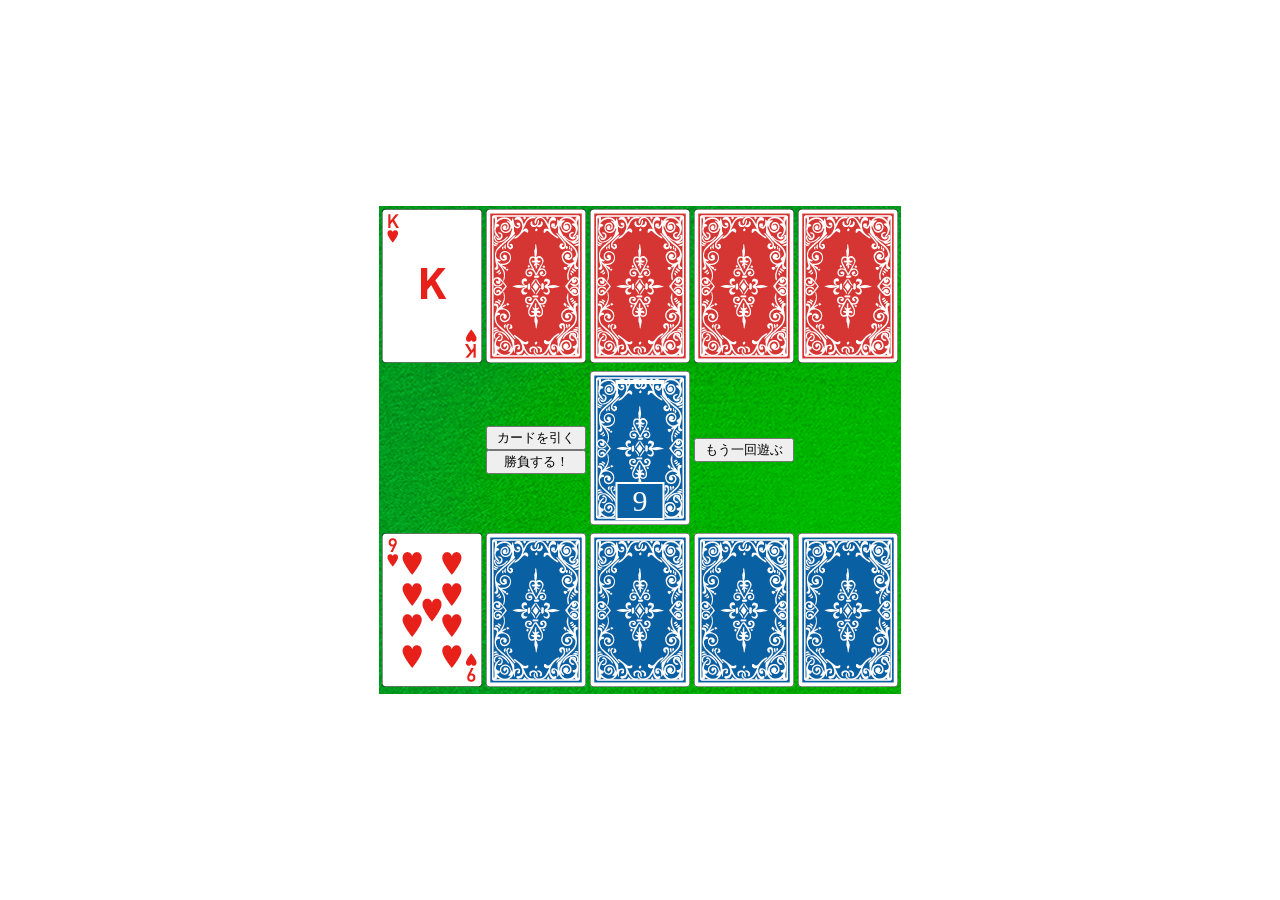
<file: index.html>
<!DOCTYPE html>
<html lang="ja">
<head> 
<meta charset="utf-8">
<title>ブラックジャック</title>
<link href="./index.css" rel="stylesheet">
</head>
<body>
<table id="table">
  <tr>
    <td><img src="red.png" class="comCard" alt=""></td>
    <td><img src="red.png" class="comCard" alt=""></td>
    <td><img src="red.png" class="comCard" alt=""></td>
    <td><img src="red.png" class="comCard" alt=""></td>
    <td><img src="red.png" class="comCard" alt=""></td>
  </tr>
  <tr>
    <td></td>
    <td><button id="pick">カードを引く</button><br><button id="judge">勝負する！</button></td>
    <td>
      <img id="cards" src="blue.png" alt="">
      <div id="myTotal" class="total"></div>
      <div id="comTotal" class="total"></div>
    </td>
    <td><button id="reset">もう一回遊ぶ</button></td>
    <td></td>
  </tr>
  <tr>
    <td><img src="blue.png" class="myCard" alt=""></td>
    <td><img src="blue.png" class="myCard" alt=""></td>
    <td><img src="blue.png" class="myCard" alt=""></td>
    <td><img src="blue.png" class="myCard" alt=""></td>
    <td><img src="blue.png" class="myCard" alt=""></td>
  </tr>
</table>
<script src="./index.js" defer></script>
</body>
</html>
</file>
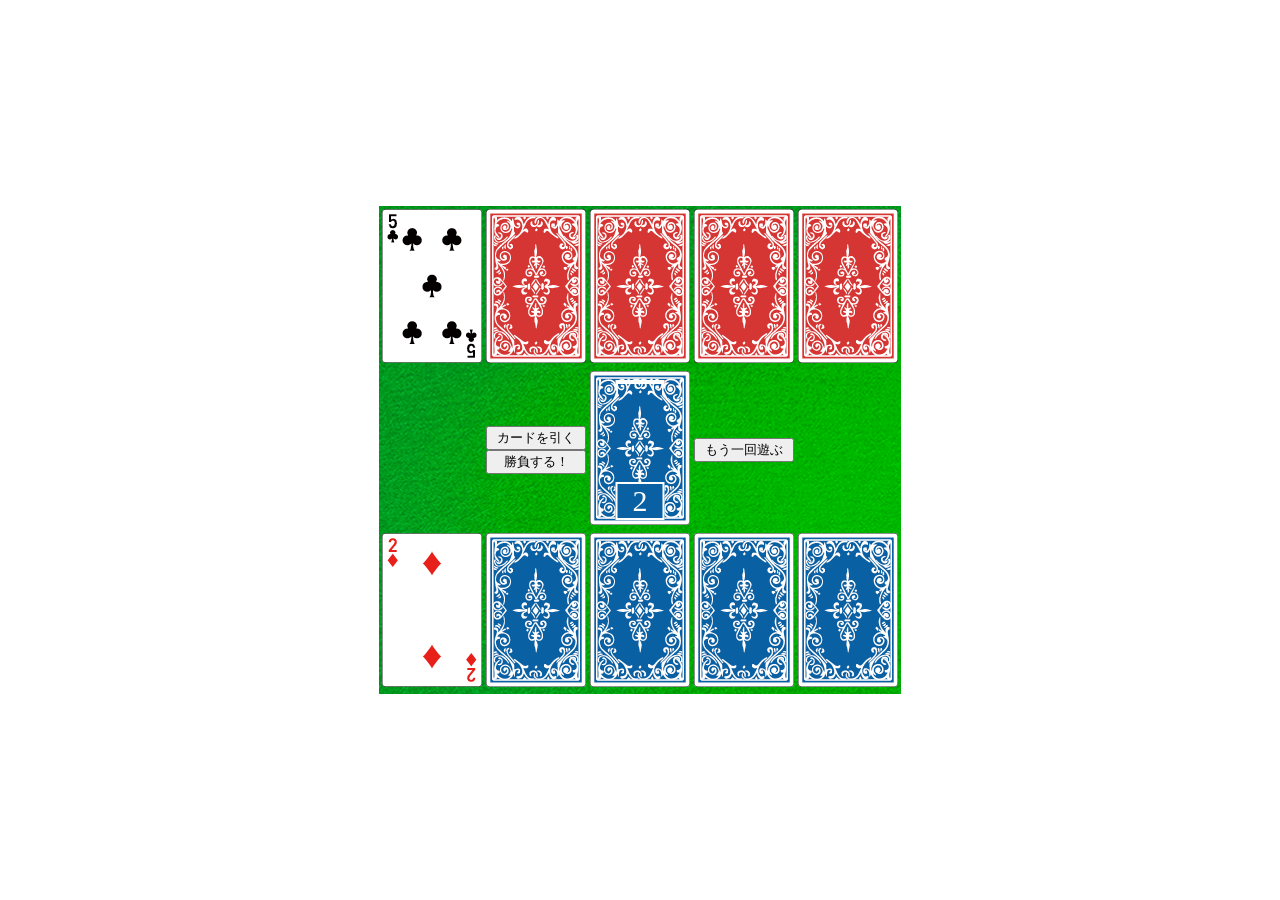
<file: sample.html>
<!DOCTYPE html>
<html lang="ja">
<head> 
<meta charset="utf-8">
<title>ブラックジャック</title>
<link href="sample.css" rel="stylesheet">
</head>
<body>
<table id="table">
  <tr>
    <td><img src="red.png" class="comCard" alt=""></td>
    <td><img src="red.png" class="comCard" alt=""></td>
    <td><img src="red.png" class="comCard" alt=""></td>
    <td><img src="red.png" class="comCard" alt=""></td>
    <td><img src="red.png" class="comCard" alt=""></td>
  </tr>
  <tr>
    <td></td>
    <td><button id="pick">カードを引く</button><br><button id="judge">勝負する！</button></td>
    <td>
      <img id="cards" src="blue.png" alt="">
      <div id="myTotal" class="total"></div>
      <div id="comTotal" class="total"></div>
    </td>
    <td><button id="reset">もう一回遊ぶ</button></td>
    <td></td>
  </tr>
  <tr>
    <td><img src="blue.png" class="myCard" alt=""></td>
    <td><img src="blue.png" class="myCard" alt=""></td>
    <td><img src="blue.png" class="myCard" alt=""></td>
    <td><img src="blue.png" class="myCard" alt=""></td>
    <td><img src="blue.png" class="myCard" alt=""></td>
  </tr>
</table>
<script src="sample.js"></script>
</body>
</html>
</file>
<file: index.css>
@charset "utf-8";

#table {
  background: url(board.png) no-repeat;
  position: absolute;
  top: 50%;
  left: 50%;
  transform: translate(-50%,-50%);
}

#table td {
  position: relative;
  text-align: center;
}

#table button {
  width: 100%;
}

.total {
  position: absolute;
  left: 50%;
  transform: translateX(-50%);
  color: #fff;
  border: 2px solid;
  font-size: 30px;
  width: 1.5em;
  text-align: center;
}

#myTotal {
  background-color: #0961a3;
  bottom: 10px;
}

#comTotal {
  background-color: #d53633;
  top: 10px;
}
</file>
<file: sample.css>
@charset "utf-8";

#table {
  background: url(board.png) no-repeat;
  position: absolute;
  top: 50%;
  left: 50%;
  transform: translate(-50%,-50%);
}

#table td {
  position: relative;
  text-align: center;
}

#table button {
  width: 100%;
}

.total {
  position: absolute;
  left: 50%;
  transform: translateX(-50%);
  color: #fff;
  border: 2px solid;
  font-size: 30px;
  width: 1.5em;
  text-align: center;
}

#myTotal {
  background-color: #0961a3;
  bottom: 10px;
}

#comTotal {
  background-color: #d53633;
  top: 10px;
}
</file>
